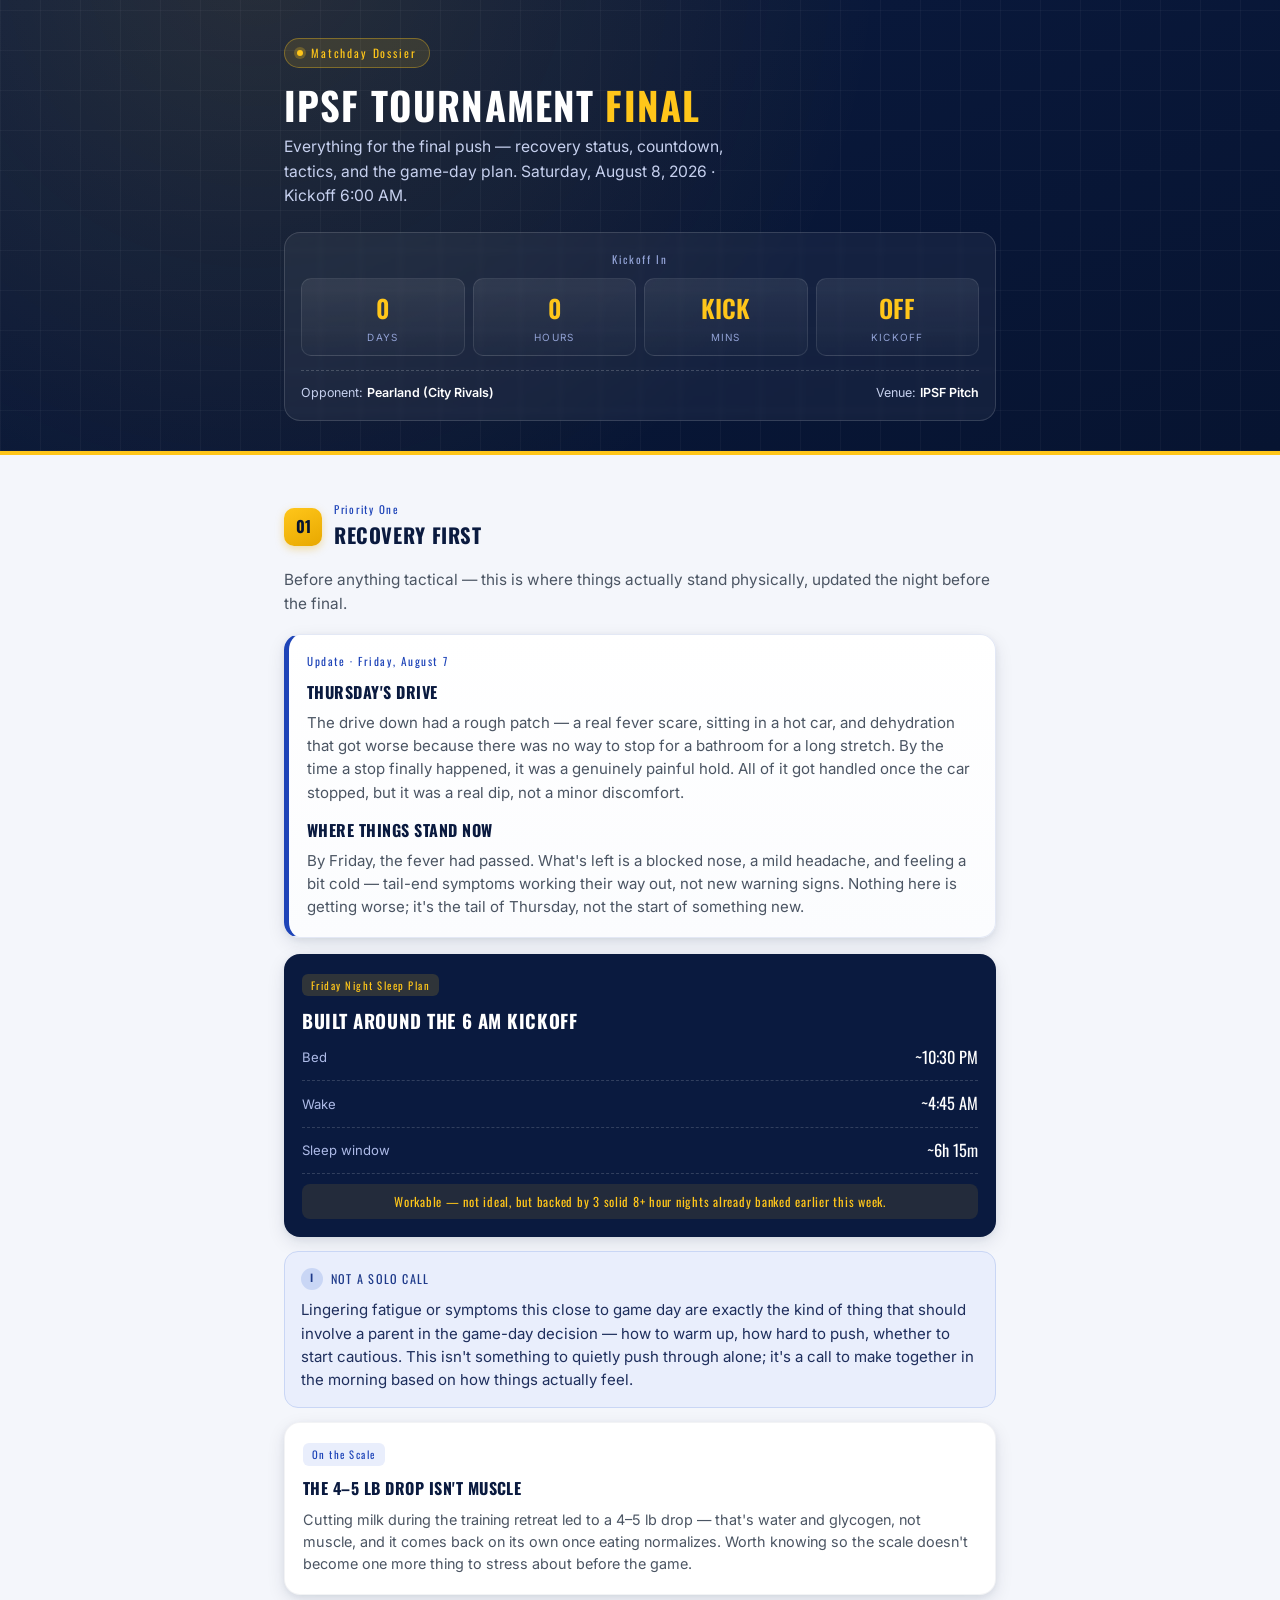
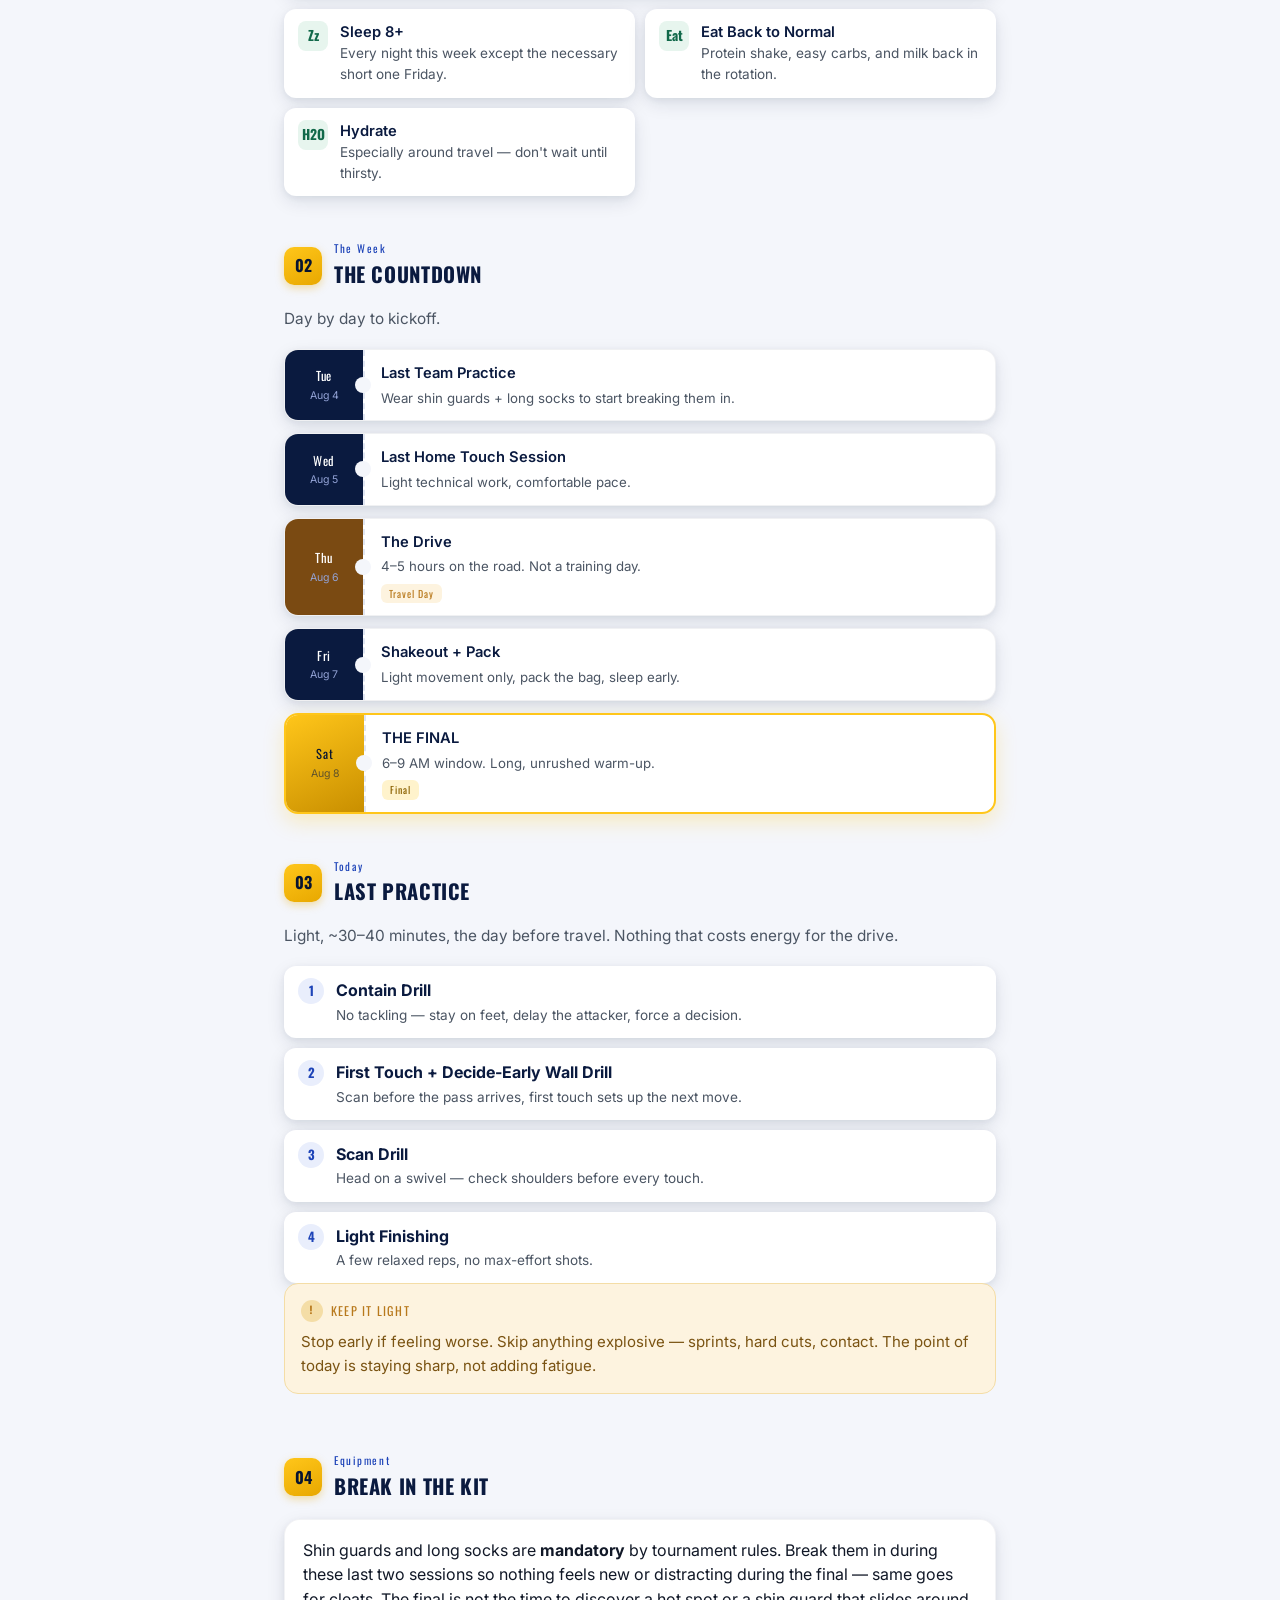
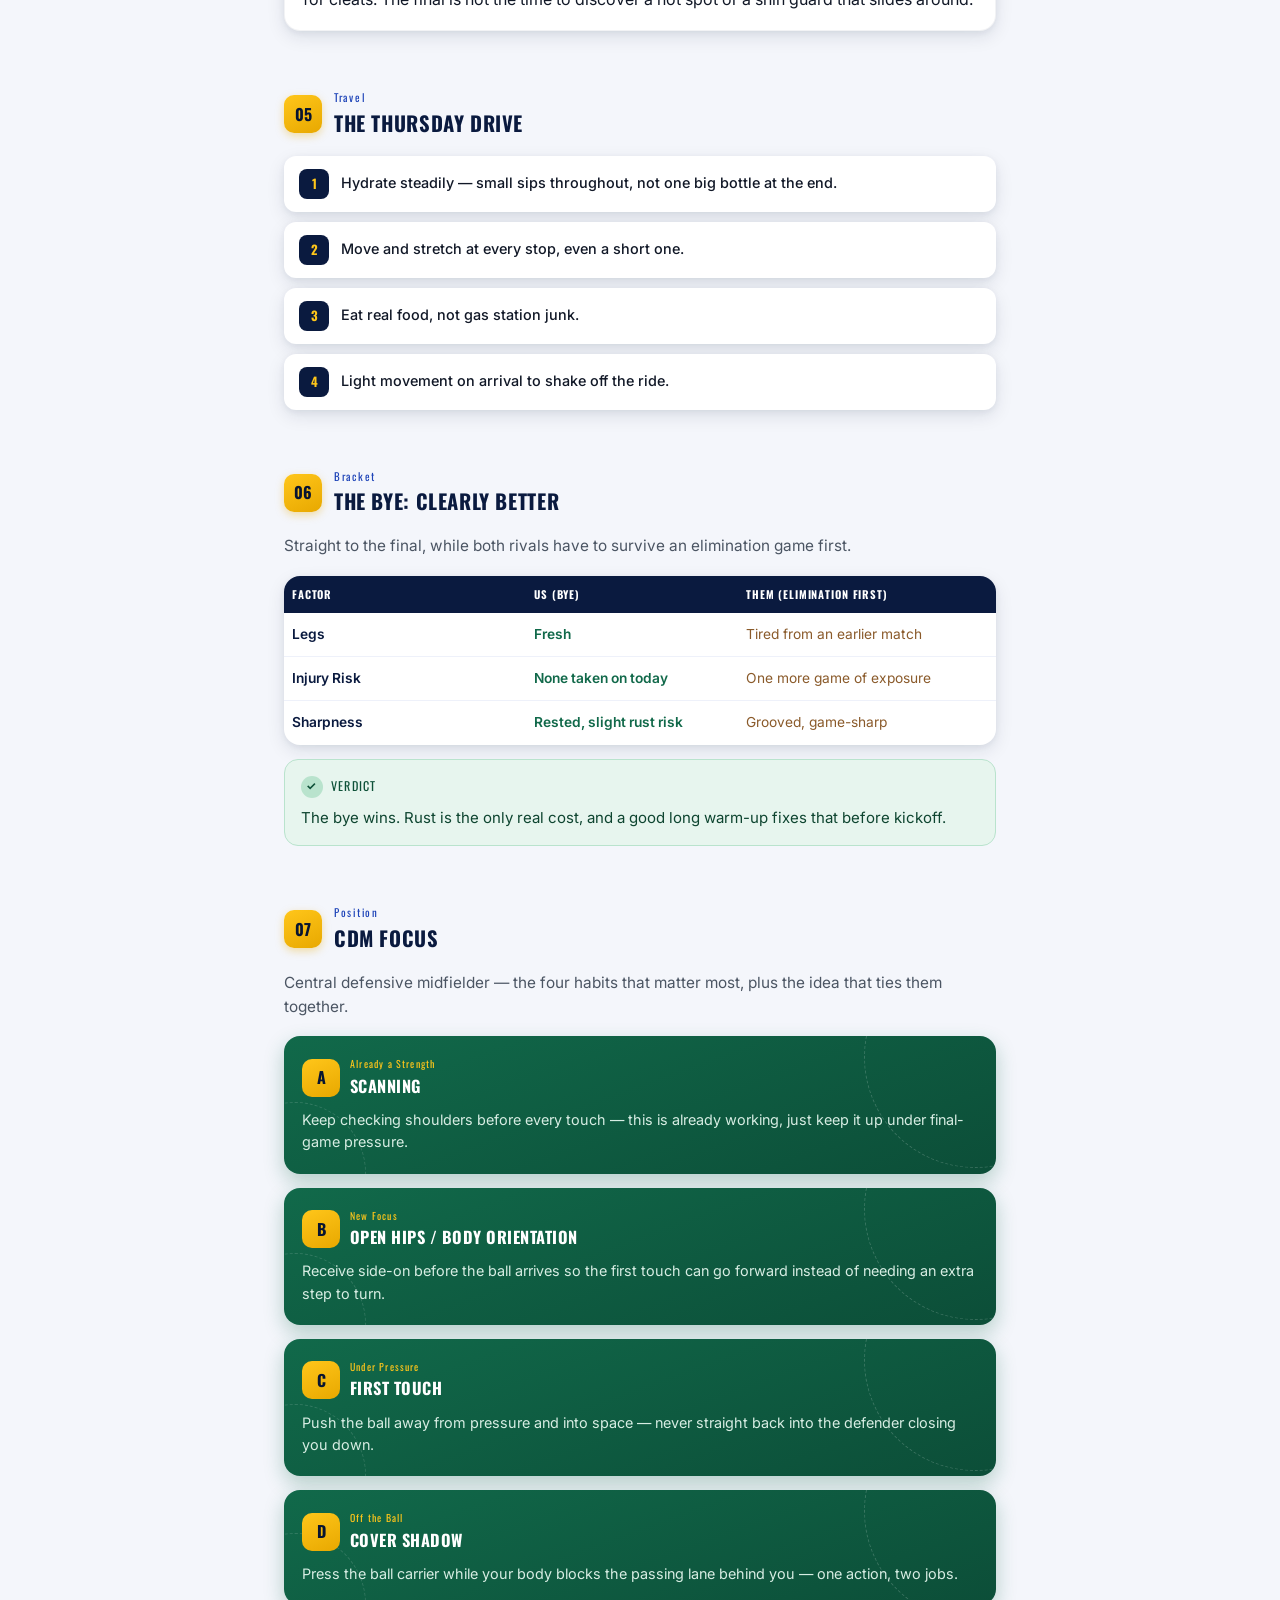
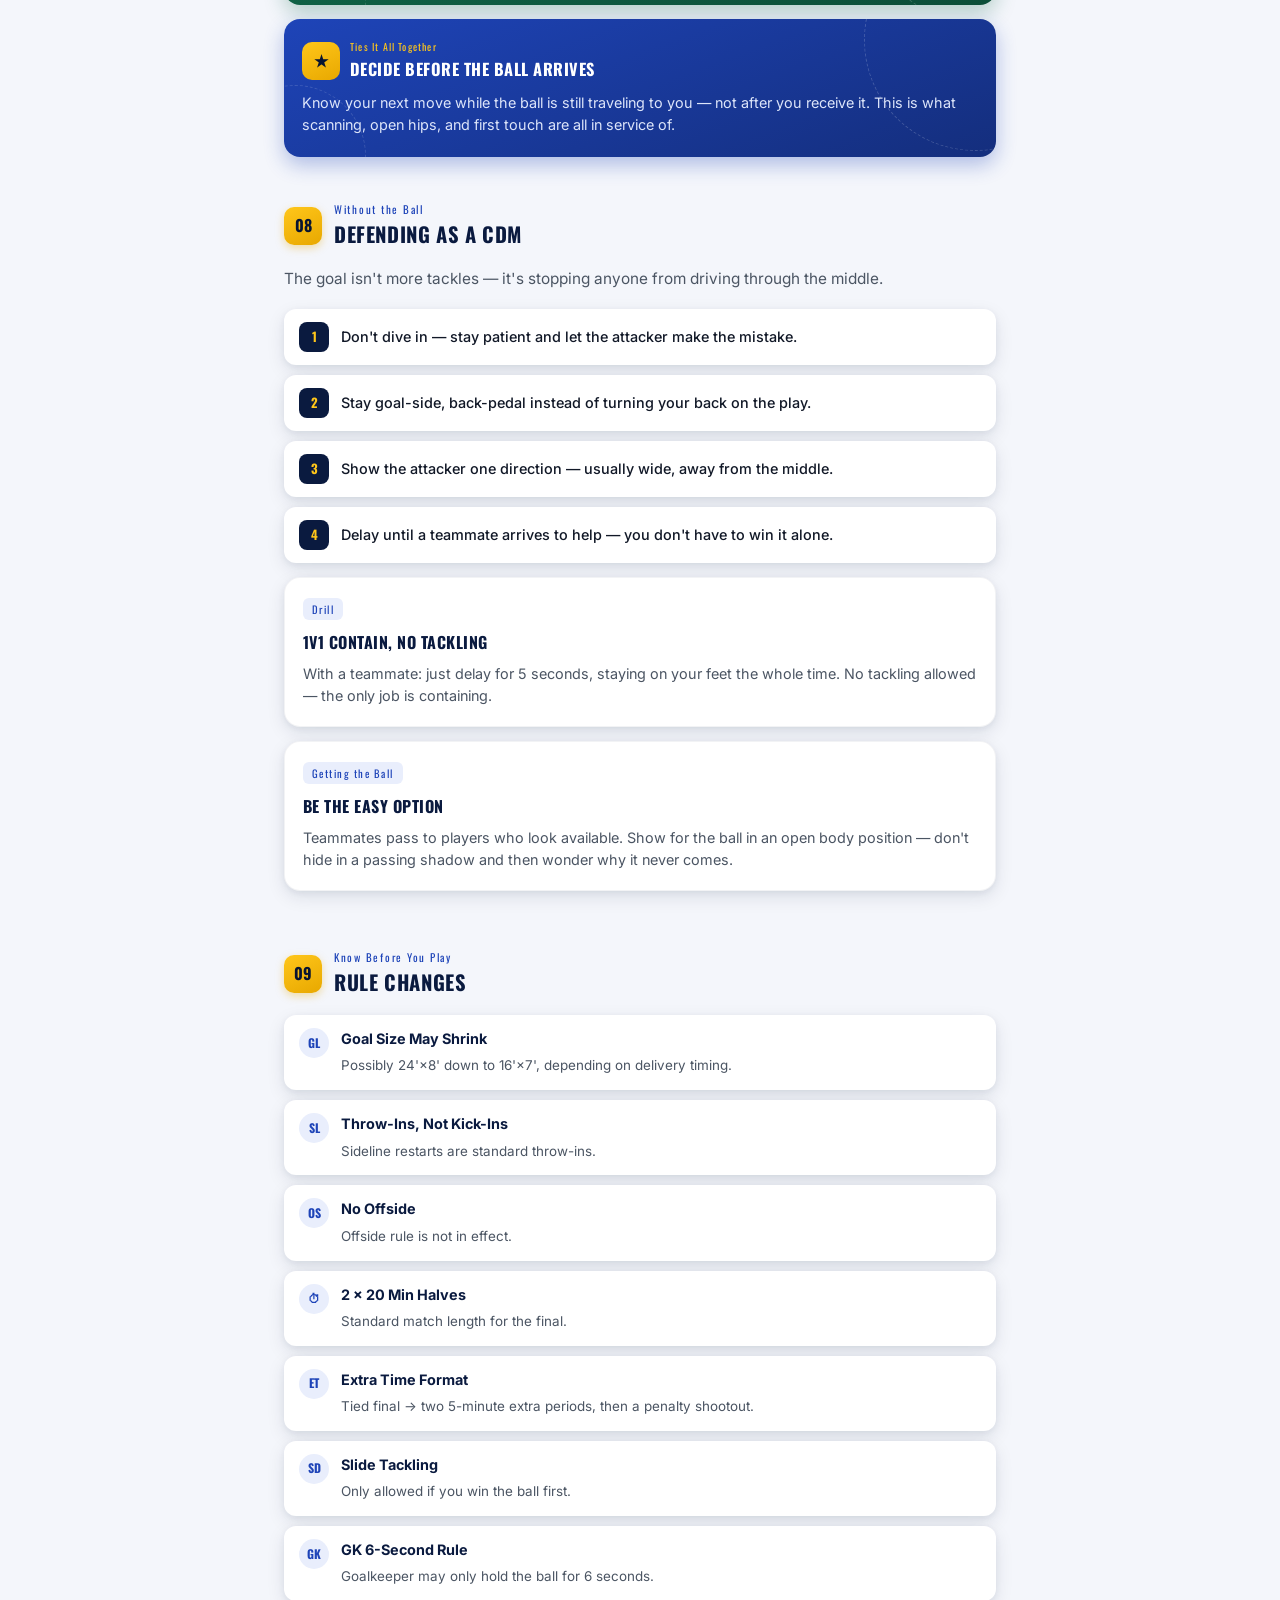
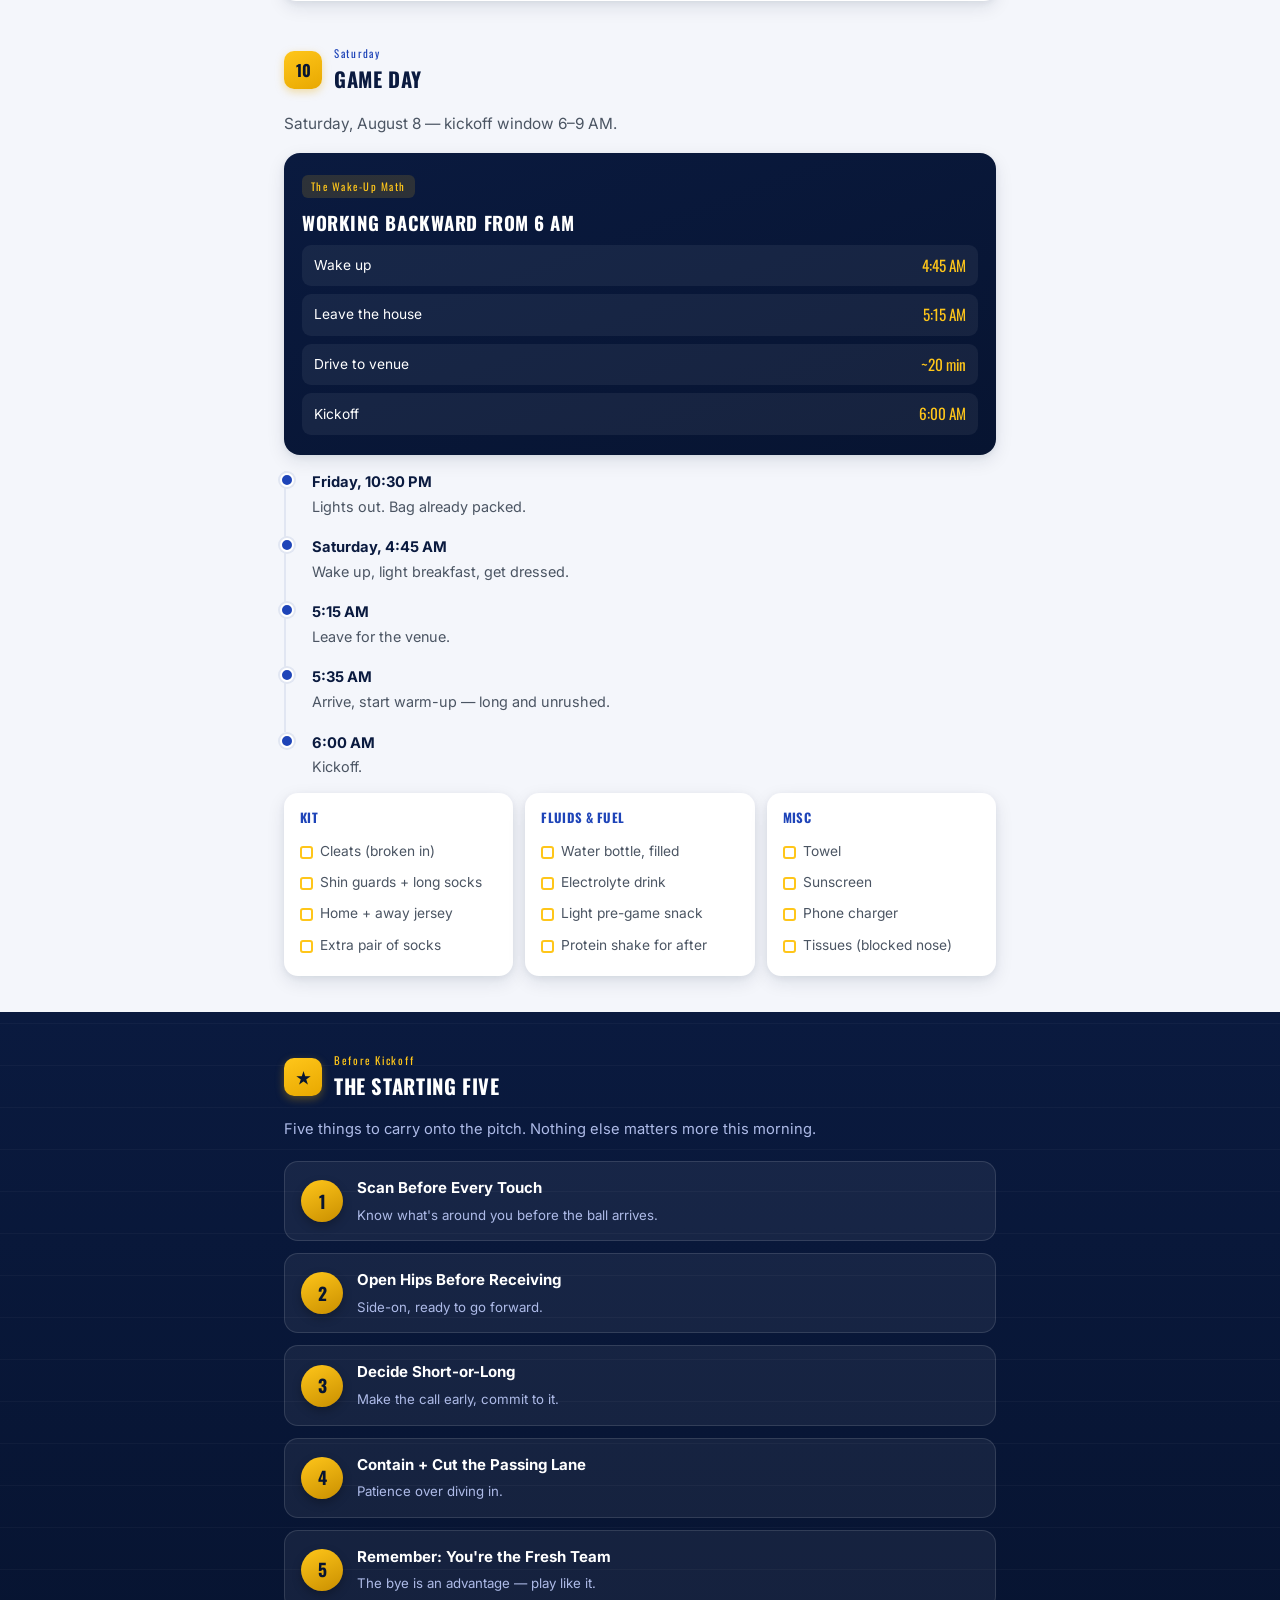
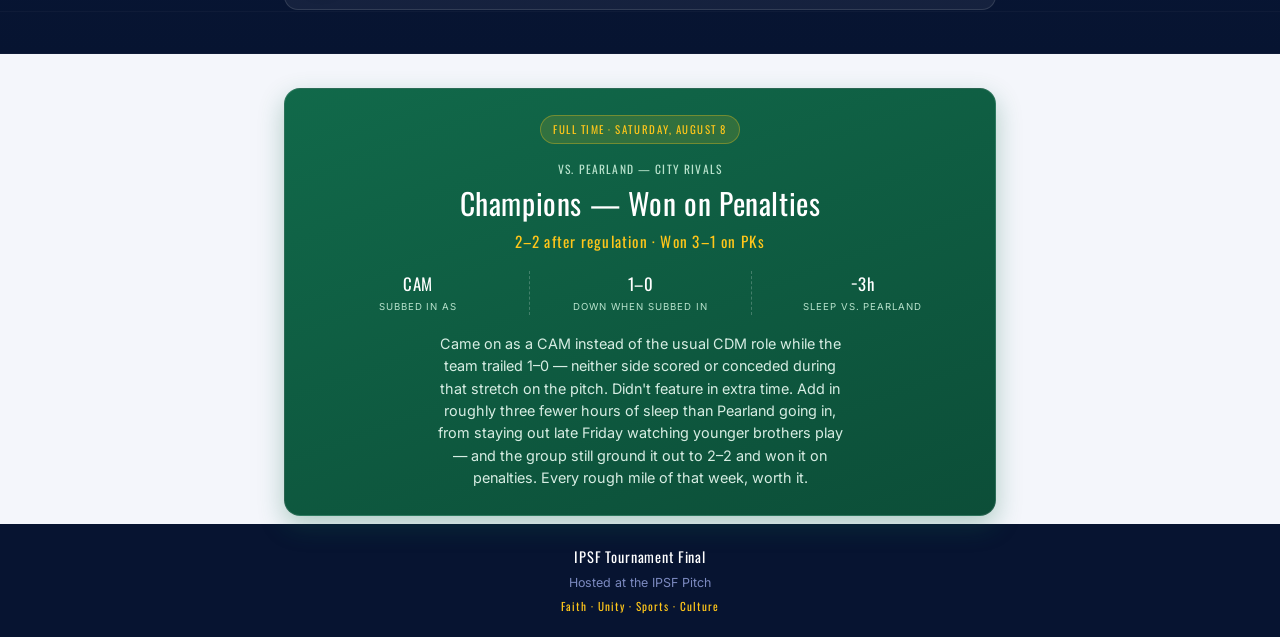
<file: ipsf_final_plan.html>
<!DOCTYPE html>
<html lang="en">
<head>
<meta charset="UTF-8">
<meta name="viewport" content="width=device-width, initial-scale=1.0">
<title>IPSF Final — Matchday Dossier</title>
<meta name="description" content="Matchday dossier for the IPSF tournament final — recovery plan, countdown, tactics, and game-day logistics.">
<link rel="preconnect" href="https://fonts.googleapis.com">
<link rel="preconnect" href="https://fonts.gstatic.com" crossorigin>
<link href="https://fonts.googleapis.com/css2?family=Oswald:wght@400;500;600;700&family=Inter:wght@400;500;600;700&display=swap" rel="stylesheet">
<style>
  :root{
    --navy-deep:#0A1A3F;
    --navy-darker:#071431;
    --royal:#1E44B8;
    --gold:#FFC61A;
    --pitch:#11694A;
    --chalk:#F4F6FB;
    --amber-bg:#FDF3DF;
    --amber-text:#B8791C;
    --blue-bg:#E9EEFC;
    --blue-text:#1E3A8A;
    --green-bg:#E7F5EE;
    --green-text:#0E5138;
    --ink:#111827;
    --ink-soft:#4B5563;
    --card-radius:16px;
    --shadow:0 6px 18px rgba(10,26,63,0.10), 0 2px 6px rgba(10,26,63,0.06);
    --max-w:760px;
  }

  *{box-sizing:border-box;}
  html{scroll-behavior:smooth;}
  body{
    margin:0;
    background:var(--chalk);
    color:var(--ink);
    font-family:'Inter',system-ui,sans-serif;
    line-height:1.55;
    -webkit-font-smoothing:antialiased;
  }
  h1,h2,h3,h4,.oswald{
    font-family:'Oswald',sans-serif;
    text-transform:uppercase;
    letter-spacing:0.03em;
    margin:0;
  }
  p{margin:0 0 0.75em;}
  p:last-child{margin-bottom:0;}
  .wrap{max-width:var(--max-w); margin:0 auto; padding:0 18px;}
  img{max-width:100%;}

  /* ---------- HERO / SCOREBOARD ---------- */
  .hero{
    background:
      radial-gradient(circle at 20% -10%, rgba(255,198,26,0.12), transparent 55%),
      linear-gradient(160deg, var(--navy-deep) 0%, var(--navy-darker) 100%);
    color:#fff;
    padding:38px 0 30px;
    position:relative;
    overflow:hidden;
    border-bottom:4px solid var(--gold);
  }
  .hero::before{
    content:"";
    position:absolute;
    inset:0;
    background-image:
      repeating-linear-gradient(90deg, rgba(255,255,255,0.035) 0px, rgba(255,255,255,0.035) 1px, transparent 1px, transparent 40px),
      repeating-linear-gradient(0deg, rgba(255,255,255,0.035) 0px, rgba(255,255,255,0.035) 1px, transparent 1px, transparent 40px);
    pointer-events:none;
  }
  .hero-inner{position:relative; z-index:1;}
  .hero-eyebrow{
    display:inline-flex;
    align-items:center;
    gap:8px;
    font-family:'Oswald',sans-serif;
    font-size:0.72rem;
    letter-spacing:0.16em;
    color:var(--gold);
    background:rgba(255,198,26,0.12);
    border:1px solid rgba(255,198,26,0.35);
    padding:5px 12px;
    border-radius:999px;
    margin-bottom:16px;
  }
  .hero-eyebrow .dot{
    width:6px; height:6px; border-radius:50%;
    background:var(--gold);
    box-shadow:0 0 0 3px rgba(255,198,26,0.25);
    animation:pulse 1.8s infinite;
  }
  @keyframes pulse{
    0%,100%{opacity:1;}
    50%{opacity:0.35;}
  }
  .hero h1{
    font-size:2.1rem;
    line-height:1.08;
    margin-bottom:10px;
  }
  .hero h1 span{color:var(--gold);}
  .hero-sub{
    font-family:'Inter',sans-serif;
    text-transform:none;
    letter-spacing:normal;
    color:#C6D0EE;
    font-size:0.98rem;
    margin-bottom:24px;
    max-width:46ch;
  }

  .scoreboard{
    background:rgba(255,255,255,0.05);
    border:1px solid rgba(255,255,255,0.14);
    border-radius:var(--card-radius);
    padding:18px 16px;
    backdrop-filter:blur(2px);
  }
  .scoreboard-label{
    font-family:'Oswald',sans-serif;
    font-size:0.68rem;
    letter-spacing:0.18em;
    color:#93A3D6;
    text-align:center;
    margin-bottom:10px;
  }
  .countdown{
    display:grid;
    grid-template-columns:repeat(4, 1fr);
    gap:8px;
    text-align:center;
  }
  .countdown .cd-block{
    background:linear-gradient(180deg, rgba(255,255,255,0.08), rgba(255,255,255,0.02));
    border-radius:10px;
    padding:10px 4px;
    border:1px solid rgba(255,255,255,0.10);
  }
  .countdown .cd-num{
    font-family:'Oswald',sans-serif;
    font-size:1.55rem;
    font-weight:600;
    color:var(--gold);
    font-variant-numeric:tabular-nums;
  }
  .countdown .cd-unit{
    font-size:0.62rem;
    letter-spacing:0.12em;
    color:#93A3D6;
    text-transform:uppercase;
    margin-top:2px;
  }
  .scoreboard-meta{
    display:flex;
    flex-wrap:wrap;
    justify-content:space-between;
    gap:4px 16px;
    margin-top:14px;
    padding-top:12px;
    border-top:1px dashed rgba(255,255,255,0.18);
    font-size:0.78rem;
    color:#C6D0EE;
  }
  .scoreboard-meta b{color:#fff; font-weight:600;}

  /* ---------- MAIN LAYOUT ---------- */
  main{padding:8px 0 10px;}
  .section{
    padding:38px 0 6px;
    opacity:1;
  }
  .section-head{
    display:flex;
    align-items:center;
    gap:12px;
    margin-bottom:16px;
  }
  .num-chip{
    flex:none;
    width:38px; height:38px;
    border-radius:10px;
    background:linear-gradient(155deg, var(--gold), #E8A800);
    color:var(--navy-darker);
    font-family:'Oswald',sans-serif;
    font-weight:700;
    font-size:1rem;
    display:flex;
    align-items:center;
    justify-content:center;
    box-shadow:0 3px 8px rgba(232,168,0,0.35);
  }
  .section-head h2{
    font-size:1.28rem;
    color:var(--navy-deep);
  }
  .section-head .kicker{
    display:block;
    font-family:'Oswald',sans-serif;
    font-size:0.68rem;
    letter-spacing:0.16em;
    color:var(--royal);
    margin-bottom:2px;
  }
  .lede{color:var(--ink-soft); margin-bottom:18px; font-size:0.96rem;}

  /* ---------- CARDS ---------- */
  .card{
    background:#fff;
    border-radius:var(--card-radius);
    box-shadow:var(--shadow);
    padding:18px 18px;
    margin-bottom:14px;
    border:1px solid rgba(10,26,63,0.05);
  }
  .card h3{
    font-size:1rem;
    color:var(--navy-deep);
    margin-bottom:8px;
  }
  .card-label{
    display:inline-block;
    font-family:'Oswald',sans-serif;
    font-size:0.66rem;
    letter-spacing:0.14em;
    color:var(--royal);
    background:var(--blue-bg);
    padding:3px 9px;
    border-radius:6px;
    margin-bottom:10px;
  }

  /* ---------- CALLOUTS ---------- */
  .callout{
    border-radius:14px;
    padding:16px 16px;
    margin-bottom:14px;
    border:1px solid transparent;
    font-size:0.94rem;
  }
  .callout-head{
    display:flex;
    align-items:center;
    gap:8px;
    font-family:'Oswald',sans-serif;
    font-size:0.76rem;
    letter-spacing:0.1em;
    margin-bottom:8px;
    text-transform:uppercase;
  }
  .callout-icon{
    width:22px; height:22px;
    border-radius:50%;
    display:flex;
    align-items:center;
    justify-content:center;
    font-size:0.72rem;
    flex:none;
    font-family:'Inter',sans-serif;
    font-weight:700;
  }
  .callout.c-amber{background:var(--amber-bg); border-color:#F4DDA6; color:#7A5312;}
  .callout.c-amber .callout-head{color:var(--amber-text);}
  .callout.c-amber .callout-icon{background:#F4DDA6; color:var(--amber-text);}
  .callout.c-blue{background:var(--blue-bg); border-color:#C9D6F5; color:#1E2E5C;}
  .callout.c-blue .callout-head{color:var(--blue-text);}
  .callout.c-blue .callout-icon{background:#C9D6F5; color:var(--blue-text);}
  .callout.c-green{background:var(--green-bg); border-color:#B9E3CD; color:#0E4530;}
  .callout.c-green .callout-head{color:var(--green-text);}
  .callout.c-green .callout-icon{background:#B9E3CD; color:var(--green-text);}

  /* ---------- RECOVERY UPDATE BLOCK ---------- */
  .update-block{
    background:linear-gradient(180deg, #fff, #FBFCFE);
    border:1px solid #E3E8F5;
    border-left:5px solid var(--royal);
    border-radius:var(--card-radius);
    padding:18px;
    margin-bottom:16px;
    box-shadow:var(--shadow);
  }
  .update-date{
    font-family:'Oswald',sans-serif;
    font-size:0.7rem;
    letter-spacing:0.14em;
    color:var(--royal);
    margin-bottom:10px;
  }
  .update-block h3{color:var(--navy-deep); font-size:1rem; margin:14px 0 6px;}
  .update-block h3:first-of-type{margin-top:0;}
  .update-block p{color:var(--ink-soft); font-size:0.94rem;}

  .sleep-card{
    background:var(--navy-deep);
    color:#fff;
    border-radius:var(--card-radius);
    padding:18px;
    margin-bottom:14px;
    box-shadow:var(--shadow);
  }
  .sleep-card .card-label{background:rgba(255,198,26,0.15); color:var(--gold);}
  .sleep-row{
    display:flex;
    align-items:center;
    justify-content:space-between;
    gap:10px;
    padding:10px 0;
    border-bottom:1px dashed rgba(255,255,255,0.16);
  }
  .sleep-row:last-of-type{border-bottom:none;}
  .sleep-row .sr-label{font-size:0.82rem; color:#AEBBE8;}
  .sleep-row .sr-val{font-family:'Oswald',sans-serif; font-size:1.02rem; color:#fff;}
  .sleep-total{
    margin-top:10px;
    text-align:center;
    font-family:'Oswald',sans-serif;
    font-size:0.78rem;
    letter-spacing:0.06em;
    color:var(--gold);
    background:rgba(255,198,26,0.10);
    border-radius:8px;
    padding:8px;
  }

  .targets-grid{
    display:grid;
    grid-template-columns:1fr;
    gap:10px;
  }
  .target-item{
    display:flex;
    gap:12px;
    align-items:flex-start;
    background:#fff;
    border-radius:12px;
    padding:12px 14px;
    box-shadow:var(--shadow);
  }
  .target-item .t-ico{
    flex:none;
    width:30px; height:30px;
    border-radius:8px;
    background:var(--green-bg);
    color:var(--pitch);
    display:flex;
    align-items:center;
    justify-content:center;
    font-weight:700;
    font-family:'Oswald',sans-serif;
    font-size:0.85rem;
  }
  .target-item .t-title{font-weight:600; font-size:0.92rem; color:var(--navy-deep);}
  .target-item .t-desc{font-size:0.85rem; color:var(--ink-soft);}

  /* ---------- TICKET TIMELINE ---------- */
  .timeline{display:flex; flex-direction:column; gap:12px;}
  .day{
    position:relative;
    display:flex;
    background:#fff;
    border-radius:14px;
    box-shadow:var(--shadow);
    overflow:hidden;
    border:1px solid rgba(10,26,63,0.06);
  }
  .day-stub{
    flex:none;
    width:78px;
    background:var(--navy-deep);
    color:#fff;
    display:flex;
    flex-direction:column;
    align-items:center;
    justify-content:center;
    padding:12px 4px;
    position:relative;
  }
  .day-stub .d-name{font-family:'Oswald',sans-serif; font-size:0.78rem; letter-spacing:0.06em;}
  .day-stub .d-date{font-size:0.66rem; color:#93A3D6; margin-top:2px;}
  .day-stub::after{
    content:"";
    position:absolute;
    right:-8px; top:50%;
    transform:translateY(-50%);
    width:16px; height:16px;
    background:var(--chalk);
    border-radius:50%;
  }
  .day-body{
    flex:1;
    padding:12px 16px;
    display:flex;
    flex-direction:column;
    justify-content:center;
    gap:3px;
    border-left:2px dashed #E1E6F2;
  }
  .day-body .d-title{font-weight:600; font-size:0.92rem; color:var(--navy-deep);}
  .day-body .d-detail{font-size:0.83rem; color:var(--ink-soft);}
  .day-body .d-tag{
    display:inline-block;
    margin-top:4px;
    font-family:'Oswald',sans-serif;
    font-size:0.62rem;
    letter-spacing:0.1em;
    padding:2px 8px;
    border-radius:6px;
    width:fit-content;
  }
  .day.is-travel .day-stub{background:#7A4A12;}
  .day.is-travel .d-tag{background:var(--amber-bg); color:var(--amber-text);}
  .day.is-final{border:2px solid var(--gold); box-shadow:0 8px 20px rgba(255,198,26,0.25);}
  .day.is-final .day-stub{background:linear-gradient(155deg, var(--gold), #C98F00); color:var(--navy-darker);}
  .day.is-final .day-stub .d-date{color:rgba(10,26,63,0.6);}
  .day.is-final .d-tag{background:#FFF3CC; color:#8A6100;}

  /* ---------- LISTS / DRILLS ---------- */
  .drill-list{list-style:none; margin:0; padding:0; display:flex; flex-direction:column; gap:10px;}
  .drill-list li{
    display:flex;
    gap:12px;
    background:#fff;
    border-radius:12px;
    padding:12px 14px;
    box-shadow:var(--shadow);
    align-items:flex-start;
  }
  .drill-list .dl-num{
    flex:none;
    width:26px; height:26px;
    border-radius:50%;
    background:var(--blue-bg);
    color:var(--royal);
    font-family:'Oswald',sans-serif;
    font-weight:700;
    font-size:0.8rem;
    display:flex; align-items:center; justify-content:center;
  }
  .drill-list b{color:var(--navy-deep);}
  .drill-list span{display:block; font-size:0.85rem; color:var(--ink-soft); margin-top:2px;}

  /* ---------- COMPARISON TABLE ---------- */
  .cmp-table-wrap{
    background:#fff;
    border-radius:var(--card-radius);
    box-shadow:var(--shadow);
    overflow:hidden;
    margin-bottom:14px;
  }
  table.cmp{width:100%; border-collapse:collapse; font-size:0.86rem;}
  table.cmp th{
    font-family:'Oswald',sans-serif;
    font-size:0.68rem;
    letter-spacing:0.08em;
    text-transform:uppercase;
    background:var(--navy-deep);
    color:#fff;
    padding:10px 8px;
    text-align:left;
  }
  table.cmp th:first-child{width:34%;}
  table.cmp td{
    padding:11px 8px;
    border-bottom:1px solid #EEF1FA;
    color:var(--ink-soft);
    vertical-align:top;
  }
  table.cmp tr:last-child td{border-bottom:none;}
  table.cmp td.us{color:var(--pitch); font-weight:600;}
  table.cmp td.them{color:#8A5A2A;}
  table.cmp td.row-label{font-weight:600; color:var(--navy-deep);}

  /* ---------- CHALKBOARD CARDS ---------- */
  .chalk-grid{display:flex; flex-direction:column; gap:14px;}
  .chalk{
    position:relative;
    background:linear-gradient(160deg, var(--pitch), #0C4E38);
    color:#EAF7F1;
    border-radius:var(--card-radius);
    padding:20px 18px;
    overflow:hidden;
    box-shadow:0 8px 20px rgba(17,105,74,0.28);
  }
  .chalk::before{
    content:"";
    position:absolute;
    width:220px; height:220px;
    border:1.5px dashed rgba(255,255,255,0.18);
    border-radius:50%;
    right:-90px; top:-90px;
  }
  .chalk::after{
    content:"";
    position:absolute;
    width:140px; height:140px;
    border:1.5px dashed rgba(255,255,255,0.14);
    border-radius:50%;
    left:-60px; bottom:-70px;
  }
  .chalk .chalk-top{display:flex; align-items:center; gap:10px; margin-bottom:10px; position:relative; z-index:1;}
  .chalk .num-chip{background:linear-gradient(155deg, var(--gold), #E8A800); box-shadow:none;}
  .chalk h3{color:#fff; font-size:1.02rem;}
  .chalk .chalk-tag{
    font-family:'Oswald',sans-serif;
    font-size:0.62rem;
    letter-spacing:0.12em;
    color:var(--gold);
    margin-bottom:2px;
    display:block;
  }
  .chalk p{position:relative; z-index:1; font-size:0.9rem; color:#D7EDE3;}
  .chalk.chalk-highlight{
    background:linear-gradient(160deg, var(--royal), #142E7D);
    box-shadow:0 8px 20px rgba(30,68,184,0.32);
  }
  .chalk.chalk-highlight p{color:#DDE5FA;}
  .chalk.chalk-highlight .chalk-tag{color:var(--gold);}

  /* ---------- CUES / NUMBERED CUES ---------- */
  .cue-grid{display:flex; flex-direction:column; gap:10px; margin-bottom:14px;}
  .cue{
    display:flex;
    gap:12px;
    background:#fff;
    border-radius:12px;
    padding:13px 15px;
    box-shadow:var(--shadow);
    align-items:center;
  }
  .cue .c-mark{
    flex:none;
    width:30px; height:30px;
    border-radius:8px;
    background:var(--navy-deep);
    color:var(--gold);
    font-family:'Oswald',sans-serif;
    font-weight:700;
    display:flex; align-items:center; justify-content:center;
    font-size:0.8rem;
  }
  .cue .c-text{font-size:0.9rem; color:var(--ink); font-weight:500;}

  /* ---------- RULES ---------- */
  .rules-grid{display:flex; flex-direction:column; gap:10px;}
  .rule-item{
    background:#fff;
    border-radius:12px;
    padding:13px 15px;
    box-shadow:var(--shadow);
    display:flex;
    gap:12px;
    align-items:flex-start;
  }
  .rule-item .r-ico{
    flex:none;
    width:30px; height:30px;
    border-radius:50%;
    background:var(--blue-bg);
    color:var(--royal);
    display:flex; align-items:center; justify-content:center;
    font-family:'Oswald',sans-serif;
    font-size:0.75rem;
    font-weight:700;
  }
  .rule-item b{display:block; font-size:0.9rem; color:var(--navy-deep); margin-bottom:2px;}
  .rule-item span{font-size:0.84rem; color:var(--ink-soft);}

  /* ---------- GAME DAY ---------- */
  .clock-callout{
    background:linear-gradient(160deg, var(--navy-deep), var(--navy-darker));
    color:#fff;
    border-radius:var(--card-radius);
    padding:20px 18px;
    margin-bottom:16px;
    box-shadow:var(--shadow);
  }
  .clock-callout .card-label{background:rgba(255,198,26,0.14); color:var(--gold);}
  .clock-math{display:flex; flex-direction:column; gap:8px; margin-top:8px;}
  .clock-math .cm-row{
    display:flex;
    justify-content:space-between;
    align-items:center;
    padding:9px 12px;
    background:rgba(255,255,255,0.06);
    border-radius:9px;
    font-size:0.86rem;
  }
  .clock-math .cm-row .cm-time{font-family:'Oswald',sans-serif; color:var(--gold); font-size:0.95rem;}

  .gd-steps{list-style:none; margin:0 0 14px; padding:0; display:flex; flex-direction:column; gap:0;}
  .gd-steps li{
    position:relative;
    padding:0 0 18px 26px;
    border-left:2px solid #E1E6F2;
    font-size:0.9rem;
    color:var(--ink-soft);
  }
  .gd-steps li:last-child{border-left:2px solid transparent; padding-bottom:0;}
  .gd-steps li::before{
    content:"";
    position:absolute;
    left:-6px; top:2px;
    width:10px; height:10px;
    border-radius:50%;
    background:var(--royal);
    border:2px solid #fff;
    box-shadow:0 0 0 2px #E1E6F2;
  }
  .gd-steps li b{color:var(--navy-deep); display:block; font-size:0.92rem; margin-bottom:2px;}

  .pack-grid{
    display:grid;
    grid-template-columns:1fr;
    gap:12px;
  }
  .pack-card{
    background:#fff;
    border-radius:14px;
    box-shadow:var(--shadow);
    padding:15px 16px;
  }
  .pack-card h4{font-size:0.8rem; color:var(--royal); margin-bottom:8px;}
  .pack-card ul{margin:0; padding:0; list-style:none;}
  .pack-card li{
    font-size:0.86rem;
    color:var(--ink-soft);
    padding:5px 0 5px 20px;
    position:relative;
  }
  .pack-card li::before{
    content:"";
    position:absolute;
    left:0; top:10px;
    width:9px; height:9px;
    border-radius:3px;
    border:2px solid var(--gold);
  }

  /* ---------- STARTING FIVE / LINEUP ---------- */
  .lineup{
    background:linear-gradient(180deg, var(--navy-deep), var(--navy-darker));
    color:#fff;
    padding:40px 0 44px;
    margin-top:20px;
    position:relative;
    overflow:hidden;
  }
  .lineup::before{
    content:"";
    position:absolute; inset:0;
    background-image:repeating-linear-gradient(0deg, rgba(255,255,255,0.03) 0 1px, transparent 1px 42px);
    pointer-events:none;
  }
  .lineup .section-head h2{color:#fff;}
  .lineup .section-head .kicker{color:var(--gold);}
  .lineup-sub{color:#AEBBE8; font-size:0.92rem; margin-bottom:20px;}
  .lineup-list{list-style:none; margin:0; padding:0; display:flex; flex-direction:column; gap:12px; position:relative; z-index:1;}
  .lineup-list li{
    display:flex;
    align-items:center;
    gap:14px;
    background:rgba(255,255,255,0.06);
    border:1px solid rgba(255,255,255,0.12);
    border-radius:14px;
    padding:14px 16px;
  }
  .jersey{
    flex:none;
    width:42px; height:42px;
    border-radius:50%;
    background:linear-gradient(155deg, var(--gold), #C98F00);
    color:var(--navy-darker);
    font-family:'Oswald',sans-serif;
    font-weight:700;
    font-size:1.1rem;
    display:flex; align-items:center; justify-content:center;
    box-shadow:0 4px 10px rgba(0,0,0,0.25);
  }
  .lineup-list b{display:block; font-size:0.94rem; color:#fff; margin-bottom:2px;}
  .lineup-list span{font-size:0.83rem; color:#AEBBE8;}

  /* ---------- FULL TIME ---------- */
  .final-whistle{padding:34px 0 8px;}
  .fw-card{
    background:linear-gradient(160deg, var(--pitch), #0C4E38);
    color:#EAF7F1;
    border-radius:var(--card-radius);
    padding:26px 22px;
    box-shadow:0 10px 26px rgba(17,105,74,0.30);
    border:1px solid rgba(255,255,255,0.12);
    text-align:center;
  }
  .fw-badge{
    display:inline-flex;
    align-items:center;
    font-family:'Oswald',sans-serif;
    font-size:0.68rem;
    letter-spacing:0.14em;
    text-transform:uppercase;
    color:var(--gold);
    background:rgba(255,198,26,0.14);
    border:1px solid rgba(255,198,26,0.32);
    padding:5px 12px;
    border-radius:999px;
    margin-bottom:16px;
  }
  .fw-vs{
    font-family:'Oswald',sans-serif;
    font-size:0.72rem;
    letter-spacing:0.1em;
    text-transform:uppercase;
    color:#B9E3CD;
    margin-bottom:8px;
  }
  .fw-result{
    font-family:'Oswald',sans-serif;
    font-size:1.85rem;
    line-height:1.15;
    color:#fff;
    letter-spacing:0.02em;
    margin-bottom:10px;
  }
  .fw-score{
    font-family:'Oswald',sans-serif;
    font-size:0.95rem;
    letter-spacing:0.08em;
    color:var(--gold);
    font-variant-numeric:tabular-nums;
    margin-bottom:18px;
  }
  .fw-stats{
    display:grid;
    grid-template-columns:repeat(3, 1fr);
    align-items:stretch;
    margin-bottom:18px;
  }
  .fw-stat{
    display:flex;
    flex-direction:column;
    align-items:center;
    justify-content:center;
    padding:0 6px;
  }
  .fw-stat + .fw-stat{
    border-left:1px dashed rgba(255,255,255,0.22);
  }
  .fw-stat .fs-val{
    font-family:'Oswald',sans-serif;
    font-size:1.05rem;
    color:#fff;
    letter-spacing:0.02em;
    font-variant-numeric:tabular-nums;
  }
  .fw-stat .fs-label{
    font-size:0.6rem;
    letter-spacing:0.1em;
    text-transform:uppercase;
    color:#B9E3CD;
    margin-top:3px;
  }
  .fw-note{
    font-size:0.9rem;
    color:#D7EDE3;
    max-width:46ch;
    margin:0 auto;
  }

  /* ---------- FOOTER ---------- */
  footer{
    background:var(--navy-darker);
    color:#7C8AC0;
    padding:22px 0;
    text-align:center;
    font-size:0.78rem;
  }
  footer .f-title{font-family:'Oswald',sans-serif; color:#fff; font-size:0.9rem; letter-spacing:0.06em; margin-bottom:4px;}
  footer .f-tag{color:var(--gold); letter-spacing:0.1em; font-family:'Oswald',sans-serif; font-size:0.7rem; margin-top:6px;}

  /* ---------- SCROLL REVEAL ---------- */
  .rv{
    opacity:0;
    transform:translateY(18px);
    transition:opacity 0.6s ease, transform 0.6s ease;
  }
  .rv.rv-visible{
    opacity:1;
    transform:translateY(0);
  }

  /* ---------- WIDER SCREENS ---------- */
  @media (min-width:480px){
    .wrap{padding:0 24px;}
    .hero h1{font-size:2.4rem;}
    .pack-grid{grid-template-columns:repeat(3, 1fr);}
    .targets-grid{grid-template-columns:repeat(2, 1fr);}
  }
</style>
</head>
<body>

<header class="hero">
  <div class="wrap hero-inner">
    <div class="hero-eyebrow"><span class="dot"></span> Matchday Dossier</div>
    <h1>IPSF Tournament <span>Final</span></h1>
    <p class="hero-sub">Everything for the final push — recovery status, countdown, tactics, and the game-day plan. Saturday, August 8, 2026 · Kickoff 6:00 AM.</p>

    <div class="scoreboard">
      <div class="scoreboard-label">Kickoff In</div>
      <div class="countdown" id="countdown">
        <div class="cd-block"><div class="cd-num" id="cd-d">–</div><div class="cd-unit">Days</div></div>
        <div class="cd-block"><div class="cd-num" id="cd-h">–</div><div class="cd-unit">Hours</div></div>
        <div class="cd-block"><div class="cd-num" id="cd-m">–</div><div class="cd-unit">Mins</div></div>
        <div class="cd-block"><div class="cd-num" id="cd-s">–</div><div class="cd-unit">Kickoff</div></div>
      </div>
      <div class="scoreboard-meta">
        <span>Opponent: <b>Pearland (City Rivals)</b></span>
        <span>Venue: <b>IPSF Pitch</b></span>
      </div>
    </div>
  </div>
</header>

<main>
  <div class="wrap">

    <!-- 01 RECOVERY FIRST -->
    <section class="section" id="recovery">
      <div class="section-head rv">
        <div class="num-chip">01</div>
        <div><span class="kicker">Priority One</span><h2>Recovery First</h2></div>
      </div>
      <p class="lede rv">Before anything tactical — this is where things actually stand physically, updated the night before the final.</p>

      <div class="update-block rv">
        <div class="update-date">Update · Friday, August 7</div>
        <h3>Thursday's Drive</h3>
        <p>The drive down had a rough patch — a real fever scare, sitting in a hot car, and dehydration that got worse because there was no way to stop for a bathroom for a long stretch. By the time a stop finally happened, it was a genuinely painful hold. All of it got handled once the car stopped, but it was a real dip, not a minor discomfort.</p>
        <h3>Where Things Stand Now</h3>
        <p>By Friday, the fever had passed. What's left is a blocked nose, a mild headache, and feeling a bit cold — tail-end symptoms working their way out, not new warning signs. Nothing here is getting worse; it's the tail of Thursday, not the start of something new.</p>
      </div>

      <div class="sleep-card rv">
        <span class="card-label">Friday Night Sleep Plan</span>
        <h3 style="color:#fff;">Built Around the 6 AM Kickoff</h3>
        <div class="sleep-row">
          <span class="sr-label">Bed</span>
          <span class="sr-val">~10:30 PM</span>
        </div>
        <div class="sleep-row">
          <span class="sr-label">Wake</span>
          <span class="sr-val">~4:45 AM</span>
        </div>
        <div class="sleep-row">
          <span class="sr-label">Sleep window</span>
          <span class="sr-val">~6h 15m</span>
        </div>
        <div class="sleep-total">Workable — not ideal, but backed by 3 solid 8+ hour nights already banked earlier this week.</div>
      </div>

      <div class="callout c-blue rv">
        <div class="callout-head"><span class="callout-icon">i</span> Not a Solo Call</div>
        <p>Lingering fatigue or symptoms this close to game day are exactly the kind of thing that should involve a parent in the game-day decision — how to warm up, how hard to push, whether to start cautious. This isn't something to quietly push through alone; it's a call to make together in the morning based on how things actually feel.</p>
      </div>

      <div class="card rv">
        <span class="card-label">On the Scale</span>
        <h3>The 4–5 lb Drop Isn't Muscle</h3>
        <p style="color:var(--ink-soft); font-size:0.9rem;">Cutting milk during the training retreat led to a 4–5 lb drop — that's water and glycogen, not muscle, and it comes back on its own once eating normalizes. Worth knowing so the scale doesn't become one more thing to stress about before the game.</p>
      </div>

      <div class="targets-grid rv">
        <div class="target-item">
          <div class="t-ico">Zz</div>
          <div><div class="t-title">Sleep 8+</div><div class="t-desc">Every night this week except the necessary short one Friday.</div></div>
        </div>
        <div class="target-item">
          <div class="t-ico">Eat</div>
          <div><div class="t-title">Eat Back to Normal</div><div class="t-desc">Protein shake, easy carbs, and milk back in the rotation.</div></div>
        </div>
        <div class="target-item">
          <div class="t-ico">H2O</div>
          <div><div class="t-title">Hydrate</div><div class="t-desc">Especially around travel — don't wait until thirsty.</div></div>
        </div>
      </div>
    </section>

    <!-- 02 COUNTDOWN -->
    <section class="section" id="countdown-days">
      <div class="section-head rv">
        <div class="num-chip">02</div>
        <div><span class="kicker">The Week</span><h2>The Countdown</h2></div>
      </div>
      <p class="lede rv">Day by day to kickoff.</p>

      <div class="timeline rv">
        <div class="day">
          <div class="day-stub"><div class="d-name">Tue</div><div class="d-date">Aug 4</div></div>
          <div class="day-body">
            <div class="d-title">Last Team Practice</div>
            <div class="d-detail">Wear shin guards + long socks to start breaking them in.</div>
          </div>
        </div>
        <div class="day">
          <div class="day-stub"><div class="d-name">Wed</div><div class="d-date">Aug 5</div></div>
          <div class="day-body">
            <div class="d-title">Last Home Touch Session</div>
            <div class="d-detail">Light technical work, comfortable pace.</div>
          </div>
        </div>
        <div class="day is-travel">
          <div class="day-stub"><div class="d-name">Thu</div><div class="d-date">Aug 6</div></div>
          <div class="day-body">
            <div class="d-title">The Drive</div>
            <div class="d-detail">4–5 hours on the road. Not a training day.</div>
            <span class="d-tag">Travel Day</span>
          </div>
        </div>
        <div class="day">
          <div class="day-stub"><div class="d-name">Fri</div><div class="d-date">Aug 7</div></div>
          <div class="day-body">
            <div class="d-title">Shakeout + Pack</div>
            <div class="d-detail">Light movement only, pack the bag, sleep early.</div>
          </div>
        </div>
        <div class="day is-final">
          <div class="day-stub"><div class="d-name">Sat</div><div class="d-date">Aug 8</div></div>
          <div class="day-body">
            <div class="d-title">THE FINAL</div>
            <div class="d-detail">6–9 AM window. Long, unrushed warm-up.</div>
            <span class="d-tag">Final</span>
          </div>
        </div>
      </div>
    </section>

    <!-- 03 TODAY: LAST PRACTICE -->
    <section class="section" id="practice">
      <div class="section-head rv">
        <div class="num-chip">03</div>
        <div><span class="kicker">Today</span><h2>Last Practice</h2></div>
      </div>
      <p class="lede rv">Light, ~30–40 minutes, the day before travel. Nothing that costs energy for the drive.</p>

      <ol class="drill-list rv">
        <li><div class="dl-num">1</div><div><b>Contain Drill</b><span>No tackling — stay on feet, delay the attacker, force a decision.</span></div></li>
        <li><div class="dl-num">2</div><div><b>First Touch + Decide-Early Wall Drill</b><span>Scan before the pass arrives, first touch sets up the next move.</span></div></li>
        <li><div class="dl-num">3</div><div><b>Scan Drill</b><span>Head on a swivel — check shoulders before every touch.</span></div></li>
        <li><div class="dl-num">4</div><div><b>Light Finishing</b><span>A few relaxed reps, no max-effort shots.</span></div></li>
      </ol>

      <div class="callout c-amber rv">
        <div class="callout-head"><span class="callout-icon">!</span> Keep It Light</div>
        <p>Stop early if feeling worse. Skip anything explosive — sprints, hard cuts, contact. The point of today is staying sharp, not adding fatigue.</p>
      </div>
    </section>

    <!-- 04 BREAK IN THE KIT -->
    <section class="section" id="kit">
      <div class="section-head rv">
        <div class="num-chip">04</div>
        <div><span class="kicker">Equipment</span><h2>Break In the Kit</h2></div>
      </div>
      <div class="card rv">
        <p>Shin guards and long socks are <b>mandatory</b> by tournament rules. Break them in during these last two sessions so nothing feels new or distracting during the final — same goes for cleats. The final is not the time to discover a hot spot or a shin guard that slides around.</p>
      </div>
    </section>

    <!-- 05 THE THURSDAY DRIVE -->
    <section class="section" id="drive">
      <div class="section-head rv">
        <div class="num-chip">05</div>
        <div><span class="kicker">Travel</span><h2>The Thursday Drive</h2></div>
      </div>
      <div class="cue-grid rv">
        <div class="cue"><div class="c-mark">1</div><div class="c-text">Hydrate steadily — small sips throughout, not one big bottle at the end.</div></div>
        <div class="cue"><div class="c-mark">2</div><div class="c-text">Move and stretch at every stop, even a short one.</div></div>
        <div class="cue"><div class="c-mark">3</div><div class="c-text">Eat real food, not gas station junk.</div></div>
        <div class="cue"><div class="c-mark">4</div><div class="c-text">Light movement on arrival to shake off the ride.</div></div>
      </div>
    </section>

    <!-- 06 THE BYE -->
    <section class="section" id="bye">
      <div class="section-head rv">
        <div class="num-chip">06</div>
        <div><span class="kicker">Bracket</span><h2>The Bye: Clearly Better</h2></div>
      </div>
      <p class="lede rv">Straight to the final, while both rivals have to survive an elimination game first.</p>

      <div class="cmp-table-wrap rv">
        <table class="cmp">
          <thead>
            <tr><th>Factor</th><th>Us (Bye)</th><th>Them (Elimination First)</th></tr>
          </thead>
          <tbody>
            <tr><td class="row-label">Legs</td><td class="us">Fresh</td><td class="them">Tired from an earlier match</td></tr>
            <tr><td class="row-label">Injury Risk</td><td class="us">None taken on today</td><td class="them">One more game of exposure</td></tr>
            <tr><td class="row-label">Sharpness</td><td class="us">Rested, slight rust risk</td><td class="them">Grooved, game-sharp</td></tr>
          </tbody>
        </table>
      </div>

      <div class="callout c-green rv">
        <div class="callout-head"><span class="callout-icon">✓</span> Verdict</div>
        <p>The bye wins. Rust is the only real cost, and a good long warm-up fixes that before kickoff.</p>
      </div>
    </section>

    <!-- 07 CDM FOCUS -->
    <section class="section" id="cdm">
      <div class="section-head rv">
        <div class="num-chip">07</div>
        <div><span class="kicker">Position</span><h2>CDM Focus</h2></div>
      </div>
      <p class="lede rv">Central defensive midfielder — the four habits that matter most, plus the idea that ties them together.</p>

      <div class="chalk-grid rv">
        <div class="chalk">
          <div class="chalk-top"><div class="num-chip">A</div><div><span class="chalk-tag">Already a Strength</span><h3>Scanning</h3></div></div>
          <p>Keep checking shoulders before every touch — this is already working, just keep it up under final-game pressure.</p>
        </div>
        <div class="chalk">
          <div class="chalk-top"><div class="num-chip">B</div><div><span class="chalk-tag">New Focus</span><h3>Open Hips / Body Orientation</h3></div></div>
          <p>Receive side-on before the ball arrives so the first touch can go forward instead of needing an extra step to turn.</p>
        </div>
        <div class="chalk">
          <div class="chalk-top"><div class="num-chip">C</div><div><span class="chalk-tag">Under Pressure</span><h3>First Touch</h3></div></div>
          <p>Push the ball away from pressure and into space — never straight back into the defender closing you down.</p>
        </div>
        <div class="chalk">
          <div class="chalk-top"><div class="num-chip">D</div><div><span class="chalk-tag">Off the Ball</span><h3>Cover Shadow</h3></div></div>
          <p>Press the ball carrier while your body blocks the passing lane behind you — one action, two jobs.</p>
        </div>
        <div class="chalk chalk-highlight">
          <div class="chalk-top"><div class="num-chip">★</div><div><span class="chalk-tag">Ties It All Together</span><h3>Decide Before the Ball Arrives</h3></div></div>
          <p>Know your next move while the ball is still traveling to you — not after you receive it. This is what scanning, open hips, and first touch are all in service of.</p>
        </div>
      </div>
    </section>

    <!-- 08 DEFENDING AS A CDM -->
    <section class="section" id="defending">
      <div class="section-head rv">
        <div class="num-chip">08</div>
        <div><span class="kicker">Without the Ball</span><h2>Defending as a CDM</h2></div>
      </div>
      <p class="lede rv">The goal isn't more tackles — it's stopping anyone from driving through the middle.</p>

      <div class="cue-grid rv">
        <div class="cue"><div class="c-mark">1</div><div class="c-text">Don't dive in — stay patient and let the attacker make the mistake.</div></div>
        <div class="cue"><div class="c-mark">2</div><div class="c-text">Stay goal-side, back-pedal instead of turning your back on the play.</div></div>
        <div class="cue"><div class="c-mark">3</div><div class="c-text">Show the attacker one direction — usually wide, away from the middle.</div></div>
        <div class="cue"><div class="c-mark">4</div><div class="c-text">Delay until a teammate arrives to help — you don't have to win it alone.</div></div>
      </div>

      <div class="card rv">
        <span class="card-label">Drill</span>
        <h3>1v1 Contain, No Tackling</h3>
        <p style="color:var(--ink-soft); font-size:0.9rem;">With a teammate: just delay for 5 seconds, staying on your feet the whole time. No tackling allowed — the only job is containing.</p>
      </div>

      <div class="card rv">
        <span class="card-label">Getting the Ball</span>
        <h3>Be the Easy Option</h3>
        <p style="color:var(--ink-soft); font-size:0.9rem;">Teammates pass to players who look available. Show for the ball in an open body position — don't hide in a passing shadow and then wonder why it never comes.</p>
      </div>
    </section>

    <!-- 09 RULE CHANGES -->
    <section class="section" id="rules">
      <div class="section-head rv">
        <div class="num-chip">09</div>
        <div><span class="kicker">Know Before You Play</span><h2>Rule Changes</h2></div>
      </div>

      <div class="rules-grid rv">
        <div class="rule-item"><div class="r-ico">GL</div><div><b>Goal Size May Shrink</b><span>Possibly 24'×8' down to 16'×7', depending on delivery timing.</span></div></div>
        <div class="rule-item"><div class="r-ico">SL</div><div><b>Throw-Ins, Not Kick-Ins</b><span>Sideline restarts are standard throw-ins.</span></div></div>
        <div class="rule-item"><div class="r-ico">OS</div><div><b>No Offside</b><span>Offside rule is not in effect.</span></div></div>
        <div class="rule-item"><div class="r-ico">⏱</div><div><b>2 × 20 Min Halves</b><span>Standard match length for the final.</span></div></div>
        <div class="rule-item"><div class="r-ico">ET</div><div><b>Extra Time Format</b><span>Tied final → two 5-minute extra periods, then a penalty shootout.</span></div></div>
        <div class="rule-item"><div class="r-ico">SD</div><div><b>Slide Tackling</b><span>Only allowed if you win the ball first.</span></div></div>
        <div class="rule-item"><div class="r-ico">GK</div><div><b>GK 6-Second Rule</b><span>Goalkeeper may only hold the ball for 6 seconds.</span></div></div>
      </div>
    </section>

    <!-- 10 GAME DAY -->
    <section class="section" id="gameday">
      <div class="section-head rv">
        <div class="num-chip">10</div>
        <div><span class="kicker">Saturday</span><h2>Game Day</h2></div>
      </div>
      <p class="lede rv">Saturday, August 8 — kickoff window 6–9 AM.</p>

      <div class="clock-callout rv">
        <span class="card-label">The Wake-Up Math</span>
        <h3 style="color:#fff;">Working Backward From 6 AM</h3>
        <div class="clock-math">
          <div class="cm-row"><span>Wake up</span><span class="cm-time">4:45 AM</span></div>
          <div class="cm-row"><span>Leave the house</span><span class="cm-time">5:15 AM</span></div>
          <div class="cm-row"><span>Drive to venue</span><span class="cm-time">~20 min</span></div>
          <div class="cm-row"><span>Kickoff</span><span class="cm-time">6:00 AM</span></div>
        </div>
      </div>

      <ol class="gd-steps rv">
        <li><b>Friday, 10:30 PM</b>Lights out. Bag already packed.</li>
        <li><b>Saturday, 4:45 AM</b>Wake up, light breakfast, get dressed.</li>
        <li><b>5:15 AM</b>Leave for the venue.</li>
        <li><b>5:35 AM</b>Arrive, start warm-up — long and unrushed.</li>
        <li><b>6:00 AM</b>Kickoff.</li>
      </ol>

      <div class="pack-grid rv">
        <div class="pack-card">
          <h4>Kit</h4>
          <ul>
            <li>Cleats (broken in)</li>
            <li>Shin guards + long socks</li>
            <li>Home + away jersey</li>
            <li>Extra pair of socks</li>
          </ul>
        </div>
        <div class="pack-card">
          <h4>Fluids &amp; Fuel</h4>
          <ul>
            <li>Water bottle, filled</li>
            <li>Electrolyte drink</li>
            <li>Light pre-game snack</li>
            <li>Protein shake for after</li>
          </ul>
        </div>
        <div class="pack-card">
          <h4>Misc</h4>
          <ul>
            <li>Towel</li>
            <li>Sunscreen</li>
            <li>Phone charger</li>
            <li>Tissues (blocked nose)</li>
          </ul>
        </div>
      </div>
    </section>

  </div>
</main>

<!-- STARTING FIVE -->
<section class="lineup">
  <div class="wrap">
    <div class="section-head rv">
      <div class="num-chip">★</div>
      <div><span class="kicker">Before Kickoff</span><h2>The Starting Five</h2></div>
    </div>
    <p class="lineup-sub rv">Five things to carry onto the pitch. Nothing else matters more this morning.</p>

    <ol class="lineup-list rv">
      <li><div class="jersey">1</div><div><b>Scan Before Every Touch</b><span>Know what's around you before the ball arrives.</span></div></li>
      <li><div class="jersey">2</div><div><b>Open Hips Before Receiving</b><span>Side-on, ready to go forward.</span></div></li>
      <li><div class="jersey">3</div><div><b>Decide Short-or-Long</b><span>Make the call early, commit to it.</span></div></li>
      <li><div class="jersey">4</div><div><b>Contain + Cut the Passing Lane</b><span>Patience over diving in.</span></div></li>
      <li><div class="jersey">5</div><div><b>Remember: You're the Fresh Team</b><span>The bye is an advantage — play like it.</span></div></li>
    </ol>
  </div>
</section>

<!-- FULL TIME -->
<section class="final-whistle rv" id="fulltime">
  <div class="wrap">
    <div class="fw-card">
      <span class="fw-badge">Full Time · Saturday, August 8</span>
      <div class="fw-vs">vs. Pearland — City Rivals</div>
      <div class="fw-result">Champions — Won on Penalties</div>
      <div class="fw-score">2–2 after regulation · Won 3–1 on PKs</div>
      <div class="fw-stats">
        <div class="fw-stat"><span class="fs-val">CAM</span><span class="fs-label">Subbed In As</span></div>
        <div class="fw-stat"><span class="fs-val">1–0</span><span class="fs-label">Down When Subbed In</span></div>
        <div class="fw-stat"><span class="fs-val">−3h</span><span class="fs-label">Sleep vs. Pearland</span></div>
      </div>
      <p class="fw-note">Came on as a CAM instead of the usual CDM role while the team trailed 1–0 — neither side scored or conceded during that stretch on the pitch. Didn't feature in extra time. Add in roughly three fewer hours of sleep than Pearland going in, from staying out late Friday watching younger brothers play — and the group still ground it out to 2–2 and won it on penalties. Every rough mile of that week, worth it.</p>
    </div>
  </div>
</section>

<footer>
  <div class="wrap">
    <div class="f-title">IPSF Tournament Final</div>
    <div>Hosted at the IPSF Pitch</div>
    <div class="f-tag">Faith · Unity · Sports · Culture</div>
  </div>
</footer>

<script>
(function(){
  var target = new Date('2026-08-08T06:00:00');

  function pad(n){ return String(n).padStart(2,'0'); }

  function renderCountdown(){
    var now = new Date();
    var diff = target - now;
    var dEl = document.getElementById('cd-d');
    var hEl = document.getElementById('cd-h');
    var mEl = document.getElementById('cd-m');
    var sEl = document.getElementById('cd-s');

    if (diff <= 0){
      dEl.textContent = '0';
      hEl.textContent = '0';
      mEl.textContent = 'KICK';
      sEl.textContent = 'OFF';
      return;
    }

    var totalMinutes = Math.floor(diff / 60000);
    var days = Math.floor(totalMinutes / (60*24));
    var hours = Math.floor((totalMinutes % (60*24)) / 60);
    var mins = totalMinutes % 60;

    if (days > 1){
      dEl.textContent = days;
      hEl.textContent = hours;
      mEl.textContent = mins;
      sEl.textContent = 'AM';
    } else {
      var totalHours = Math.floor(diff / 3600000);
      dEl.textContent = 0;
      hEl.textContent = totalHours;
      mEl.textContent = mins;
      sEl.textContent = 'AM';
    }
  }

  renderCountdown();
  setInterval(renderCountdown, 60000);

  var revealEls = document.querySelectorAll('.rv');
  if ('IntersectionObserver' in window){
    var io = new IntersectionObserver(function(entries){
      entries.forEach(function(entry){
        if (entry.isIntersecting){
          entry.target.classList.add('rv-visible');
          io.unobserve(entry.target);
        }
      });
    }, { threshold: 0.12, rootMargin: '0px 0px -40px 0px' });
    revealEls.forEach(function(el){ io.observe(el); });
  } else {
    revealEls.forEach(function(el){ el.classList.add('rv-visible'); });
  }
})();
</script>

</body>
</html>
</file>
